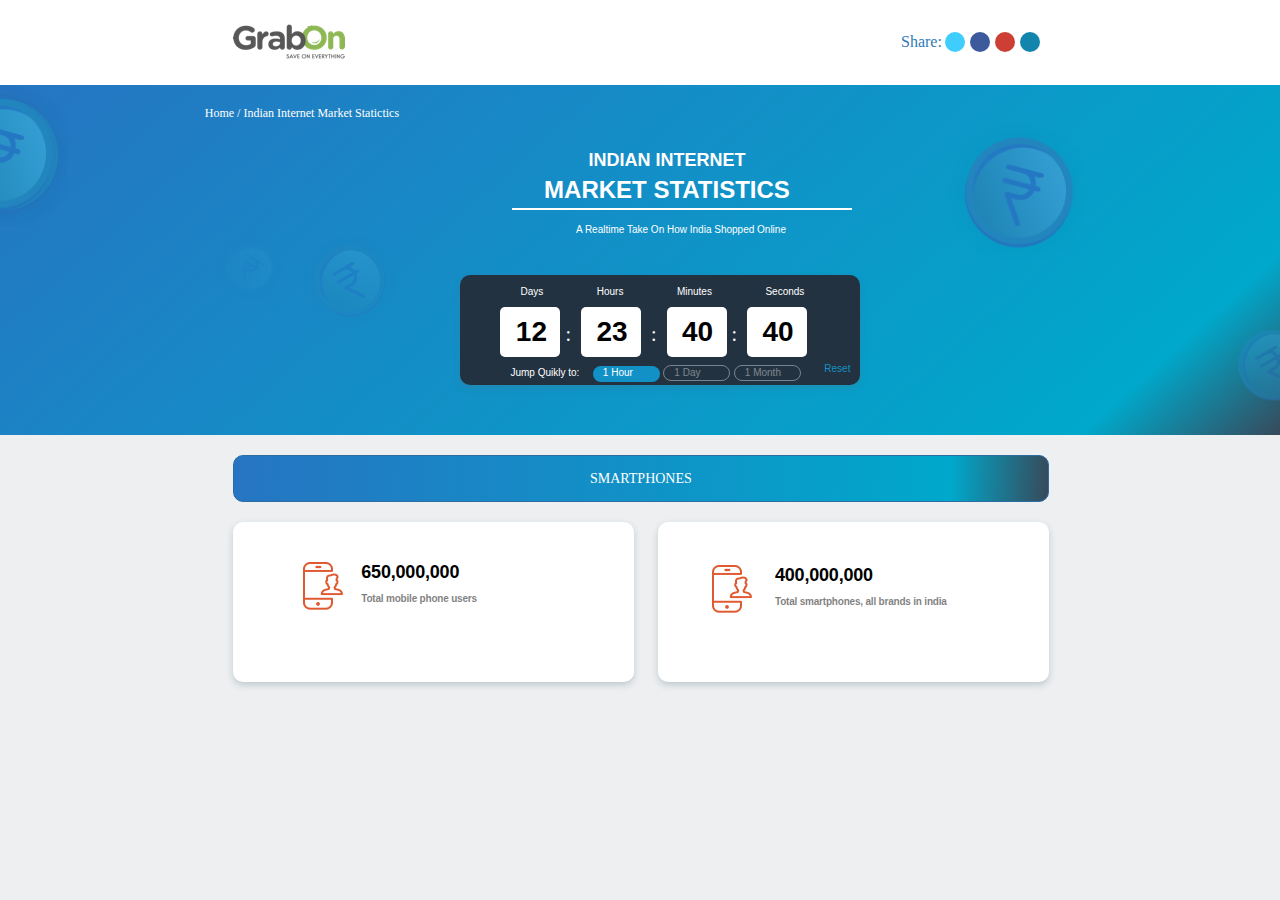
<file: Menu/index.html>
<!DOCTYPE html>
<html lang="en">

<head>
	<meta charset="UTF-8">
	<meta name="viewport" content="width=device-width, initial-scale=1.0, maximum-scale=1.0, user-scalable=no" />
	<meta http-equiv="X-UA-Compatible" content="IE=11" />
	<title>Grabon Task</title>
	<link rel="stylesheet" href="http://maxcdn.bootstrapcdn.com/font-awesome/4.6.0/css/font-awesome.min.css">
	<link rel="stylesheet" href="bootstrap.css">
	<link rel="stylesheet" href="style.css">
</head>

<body>
<!-- 
 <nav class="navbar navbar-default navbar-fixed-top">
	<div class="container">
		<div class="navbar-header">
			<a class="navbar-brand" href="#"><img src="images/grab-on-ka-logo.png" alt="Grabon Logo" /></a>
		</div>
		<div class="collapse navbar-collapse" id="myNavbar">
			<ul class="nav navbar-nav navbar-right">
				<li><a class="share" href="#about">Share</a></li>
			</ul>
		</div>
	</div>
</nav> --> 
<div class="dove-header">
	<img src="logo.png">
	<div class="collapse navbar-collapse" id="myNavbar">
			<ul class="nav navbar-nav navbar-right">
				<li><a class="share" href="#about">Share:</a></li>
				<li class="dove-c1"><a href="#" ></a></li>
				<li class="dove-c2"><a href="#" ></a></li>
				<li class="dove-c3"><a href="#" ></a></li>
				<li class="dove-c4"><a href="#" ></a></li>
			</ul>
		</div>
</div>
<div class="dove-box"><img src="icon.png" class="icon1">
	<p class="p1">Home  /  Indian Internet Market Statictics</p>
	<img src="icon.png" class="icon2">
	<p class="p2">INDIAN INTERNET</p>
	<p class="p3">MARKET STATISTICS</p>
	<div class="line"></div>
	<p class="p4">A Realtime Take On How India Shopped Online</p>
	<div class="time-box">
			<ul class="names">
				<li>Days</li>
				<li>Hours</li>
				<li>Minutes</li>
				<li>Seconds</li>
			</ul>
			<ul class="timebg">
				<li class="bg">12</li>&nbsp;:&nbsp; 
				<li class="bg">23</li> &nbsp;:&nbsp;
				<li class="bg">40</li>&nbsp;:&nbsp; 
				<li class="bg">40</li>&nbsp;&nbsp;&nbsp;
			</ul>
			<ul class="timel">
				<li>Jump Quikly to:</li>
				<li class="button1 ">1 Hour</li>
				<li class="button1 bn">1 Day</li>
				<li class="button1 bn">1 Month</li>
				<li class="rt">Reset</li>
			</ul>
	</div>
	<img src="icon.png" class="icon3">
	<img src="icon.png" class="icon4">
	<img src="icon.png" class="icon5">
</div>
<div class="smartphones">
	<section class="container-fluid features">
		<!-- <div class="smartphones-heading">SMARTPHONES</div> -->
		<div type="text" class="btn btn-primary btn-block smartphones-heading">SMARTPHONES</div>
		<div class="flex-container btn-block">
			<div class="btn-block div1">
				<img class="image" src="mb.png" alt="smartphone users" />
				<p id="paragraph1">650,000,000</p>
				<p id="paragraph2">Total mobile phone users</p>
			</div>
			<div class="btn-block div2">
				<img class="image" src="mb.png" alt="Grabon Logo" />
				<p id="paragraph1">400,000,000</p>
				<p id="paragraph2">Total smartphones, all brands in india</p>
			</div>
		</div>
	</section>
</div>

</body>
</html>
</file>
<file: Menu/style.css>
body{
	background-color: #edeff0;
	font-family: Roboto;
	/*width: 1674px;*/
}
.grab-on-logo {
	position: relative;
}
.grab-on-logo img {
	max-width: 100%;
	width: 100%;
}
.navbar{
	background-color: #ffffff;
	min-height: 83px;
}
.navbar-brand{
	padding: 24px 24px;
}
.navbar-nav>li>a{
	padding-top: 32px;
}
.share{
	width: 44px;
	height: 19px;
	font-size: 16px;
}
.navbar-right{
	margin-right: 225px;
}
.container-fluid{
	padding-right: 0px;
	padding-left: 0px;
}
.smartphones-heading {
	color: white;
	text-align: center;
	padding: 12.5px 0px 12.5px 0px;
	border-radius: 10px;
	background-image: linear-gradient(92deg, #2675c2, #00a8cb 88%, #374a5b);
	margin-left: 304px;
	margin-top:20px;
	margin-right: 303px;
}
.btn-block {
	display: block;
	width: 63.74%;
	margin-left: 18.2%;
}
.flex-container {
	display: flex;
	justify-content: center;
	/*background-color: DodgerBlue;*/
	margin-right: 303px;
}

.flex-container > div {
	width: 521.5px;
	height:160px;	
	border-radius: 10px;
  box-shadow: 0 3px 6px 0 rgba(83, 112, 128, 0.29);
	background-color: #ffffff;
	/*text-align: center;*/
	line-height: 75px;
	font-size: 30px;
}
/*.image {
	margin-top: 10.94%;
	margin-left: 13.81%;
	margin-bottom: 10.56%;
	margin-right: 78.44%;
}*/
.image{
	margin-top: 10.94%;
	margin-left: 13.81%;
}
.div1 {
	margin: 10px 11.75px 0px 0px;
	padding: 0px 20px;
}
.div2 {
	margin: 10px 0px 0px 11.75px;
}
img{
	float:left;
}

#paragraph1 {
	font-family: sans-serif;
	margin-top: 10.94%;
	margin-left: 30%;
	font-size: 18px;
	font-weight: bold;
	font-style: normal;
	font-stretch: normal;
	line-height: 1.18;
	letter-spacing: -0.2px;
	text-align: left;
	color: #000000;
}
#paragraph2{
	font-family: sans-serif;
	margin-left: 30%;
	font-size: 10px;
	font-weight: bold;
	font-style: normal;
	font-stretch: normal;
	line-height: 1.18;
	opacity: 0.5;
	letter-spacing: -0.2px;
	text-align: left;
	color: #000000;
}
/**************************** Header ****************/
.dove-header{
	width:100%;
	height: 85px;
	background-color: #fff;
}
.dove-header img {
	width:112px;
	height: 35px;
	margin: 24px 0 0 18.2%;
}
.dove-c1{
	width:20px;
	height: 20px;
	background-color: #3ecdfc;
	border-radius: 50%;
	margin: 32px 0 0 15px;
}
.dove-c2{
width:20px;
	height: 20px;
	background-color: #3d5a9d;
	border-radius: 50%;
	margin: 32px 0 0 5px;
}
.dove-c3{
width:20px;
	height: 20px;
	background-color: #cd3e34;
	border-radius: 50%;
	margin: 32px 0 0 5px;
}
.dove-c4{
width:20px;
	height: 20px;
	background-color: #1385ac;
	border-radius: 50%;
	margin: 32px 0 0 5px;
}
/********************** Box ******************/
.dove-box{
	width:100%;
	height: 350px;
	background-image: linear-gradient(138deg, #2675c2, #00a8cb 88%, #374a5b);
}

.p1{

  font-family: Roboto;
  font-size: 12px;
  text-align: left;
  color: #ffffff;
  margin: 0% 0 0 16%;
  padding: 20px 0 0 0;
}
.icon1{
	width: 138px;
	height:141px;
	margin: 0 0 0 -70px;
	background-image: url(icon.png);
}.icon2{
	width: 138px;
	height:141px;
	float: right;
	padding: 0 0 0 0;
	margin: 0px 15% 0 5%;
	object-fit: contain;
}.icon3{
	width: 63px;
	height:63px;
	opacity: 0.2;
	margin: 0px 0px 0 17%;
	  transform: rotate(-345deg);
	object-fit: contain;
}.icon4{
	 width: 89px;
  height: 89px;
  object-fit: contain;
  transform: rotate(-45deg);
  opacity: 0.5;
  margin: 0% 0 0 2%;

}
.icon5{width: 89px;
  height: 89px;
  object-fit: contain;
  transform: rotate(-45deg);
  opacity: 0.5;
  margin: -5% 0 0 96%;
}
.p2{
  font-family: sans-serif;
  font-size: 18px;
  font-weight: 900;
  text-align: center;
  color: #ffffff;
  padding: 2% 0 0 0;
  margin: 0 0 0 35%;
}.p3{
  font-family: sans-serif;
  font-size: 24px;
  font-weight: 900;
  text-align: center;
  color: #ffffff;
  padding: 0% 0 0 0;
  margin: 0 0 0 35%;
}.p4{
	color: #fff;
	margin: 0 0 0 45%;
	font-size: 10px;
	padding: 1% 0 0 0;
	font-family: sans-serif;
}
.time-box{
	width: 400px;
  height: 110px;
  float: right;
  margin: 3% 2% 0 0;
  object-fit: contain;
  border-radius: 10px;
  background-color: #233240;
  box-shadow: 0 3px 6px 0 rgba(83, 112, 128, 0.29);
}
.names{
display: block;
height: 22px;

}
.names li{
	display: inline-block;
	color: white;
	font-size: 10px;
	font-family: sans-serif;
	padding: 10px 30px 0 20px;
}
.timebg{
	display: block;
	/*width:0px;*/
	height: 45px;
	color: #ffffff;
	font-size: 20px;
}
.timebg li{
	display: inline-block;
	width:60px;
	height: 50px;
	border-radius: 5px;
	padding: 5px 10px 0 12px;
}
.bg{
	border-radius: 5px;
	margin: 0;
	background-color: white;
	width: 60px;
	height: 50px;
	color: #000000;
  font-family: sans-serif;
  font-size: 28px;
  font-weight: bold;
  text-align: center;

}
.line{
	width:340px;
	height: 2px;
	border: 1px solid #fff;
	margin: 0 0 0 40%;
}
.timel{
	margin: 0;
	display:block; 
}
.timel li{
	display: inline-block;
	color: white;
	font-size: 10px;
	padding: 0 10px 0 10px;
	font-family: sans-serif;
}
.rt{
	float: right;
	color: #1291c7 !important;
}
.button1{
	background-color: #1291c7;
	width:67px;
	height: 16px;
	padding: 5px 5px 5px 5px;
	border-radius: 20px 20px 20px 20px; 
}
.bn{
	background-color: #233240;
	border:1px solid #ffffff;
	opacity: 0.4;
}

/*----------------------media screen 1674---------------------
@media screen and (min-width: 1200px) {





    body {
        background-color: grey;
        color: white;
    }
}*/
</file>
